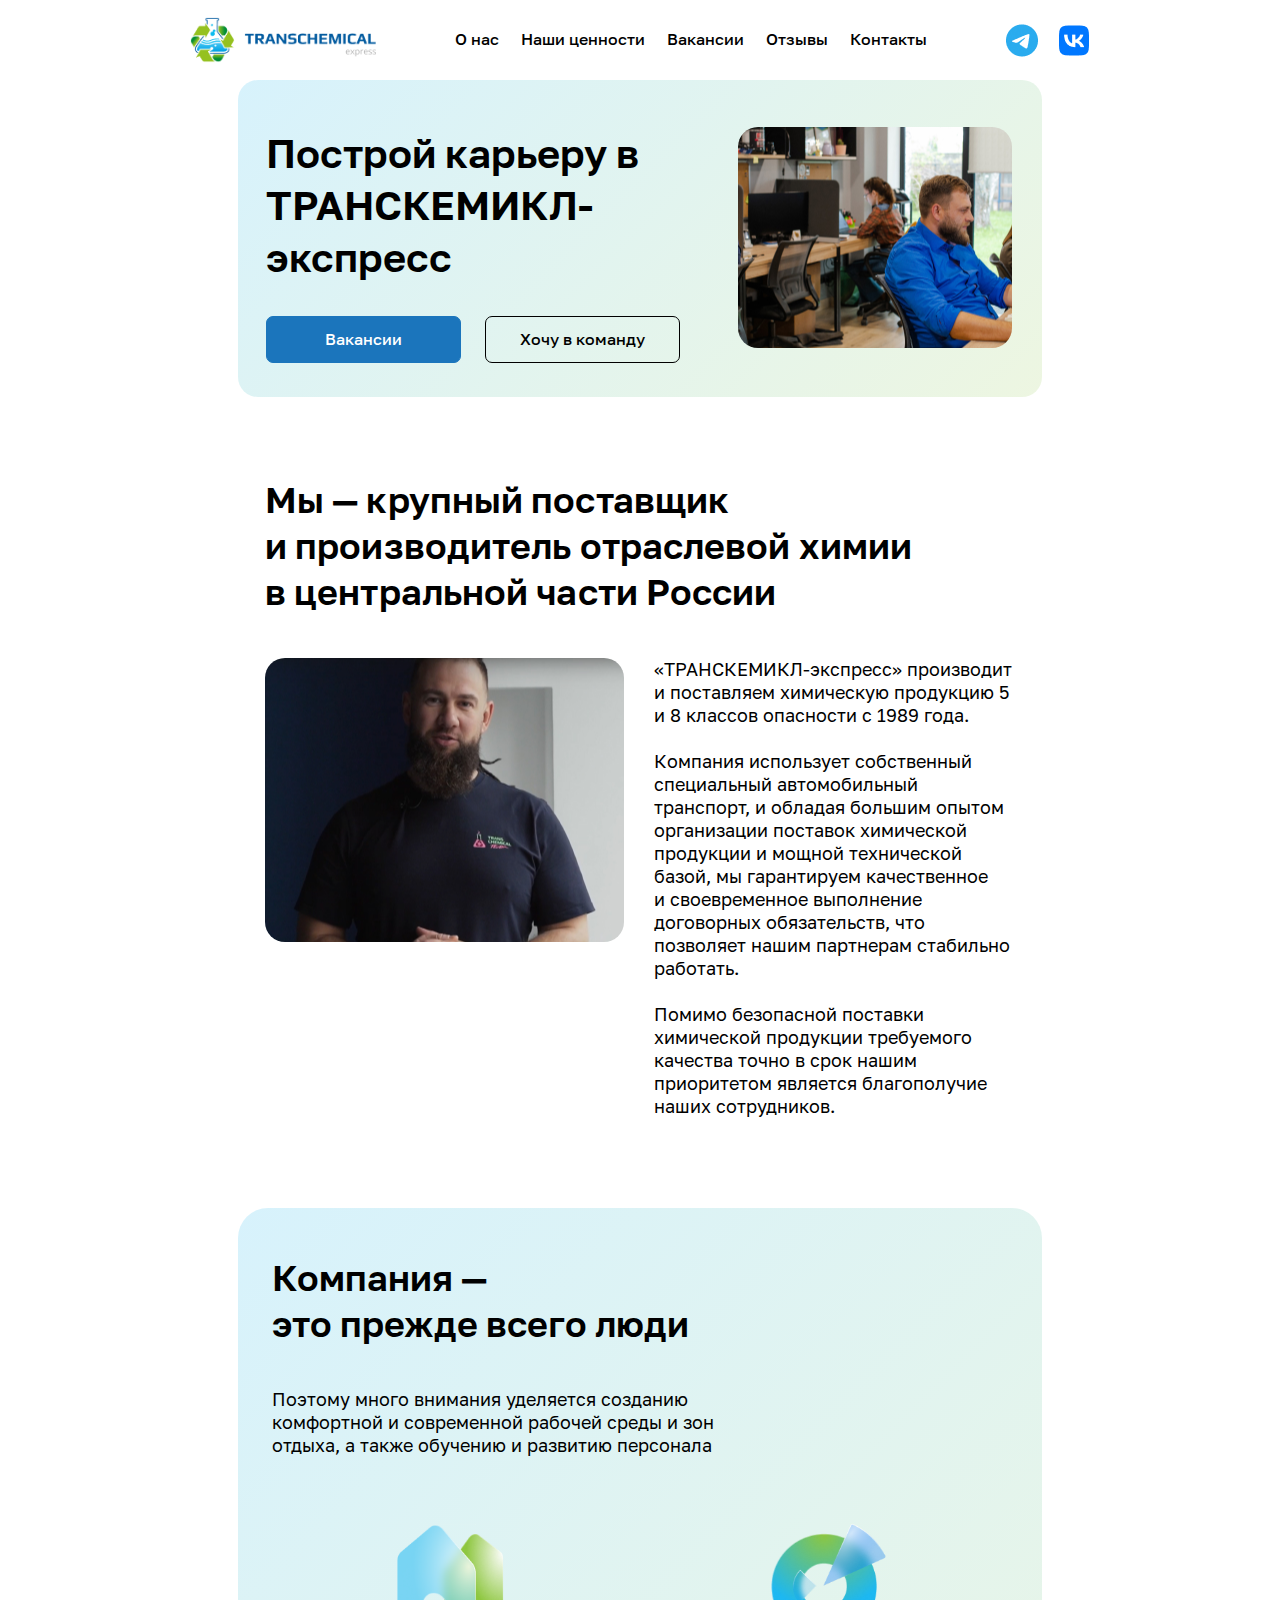
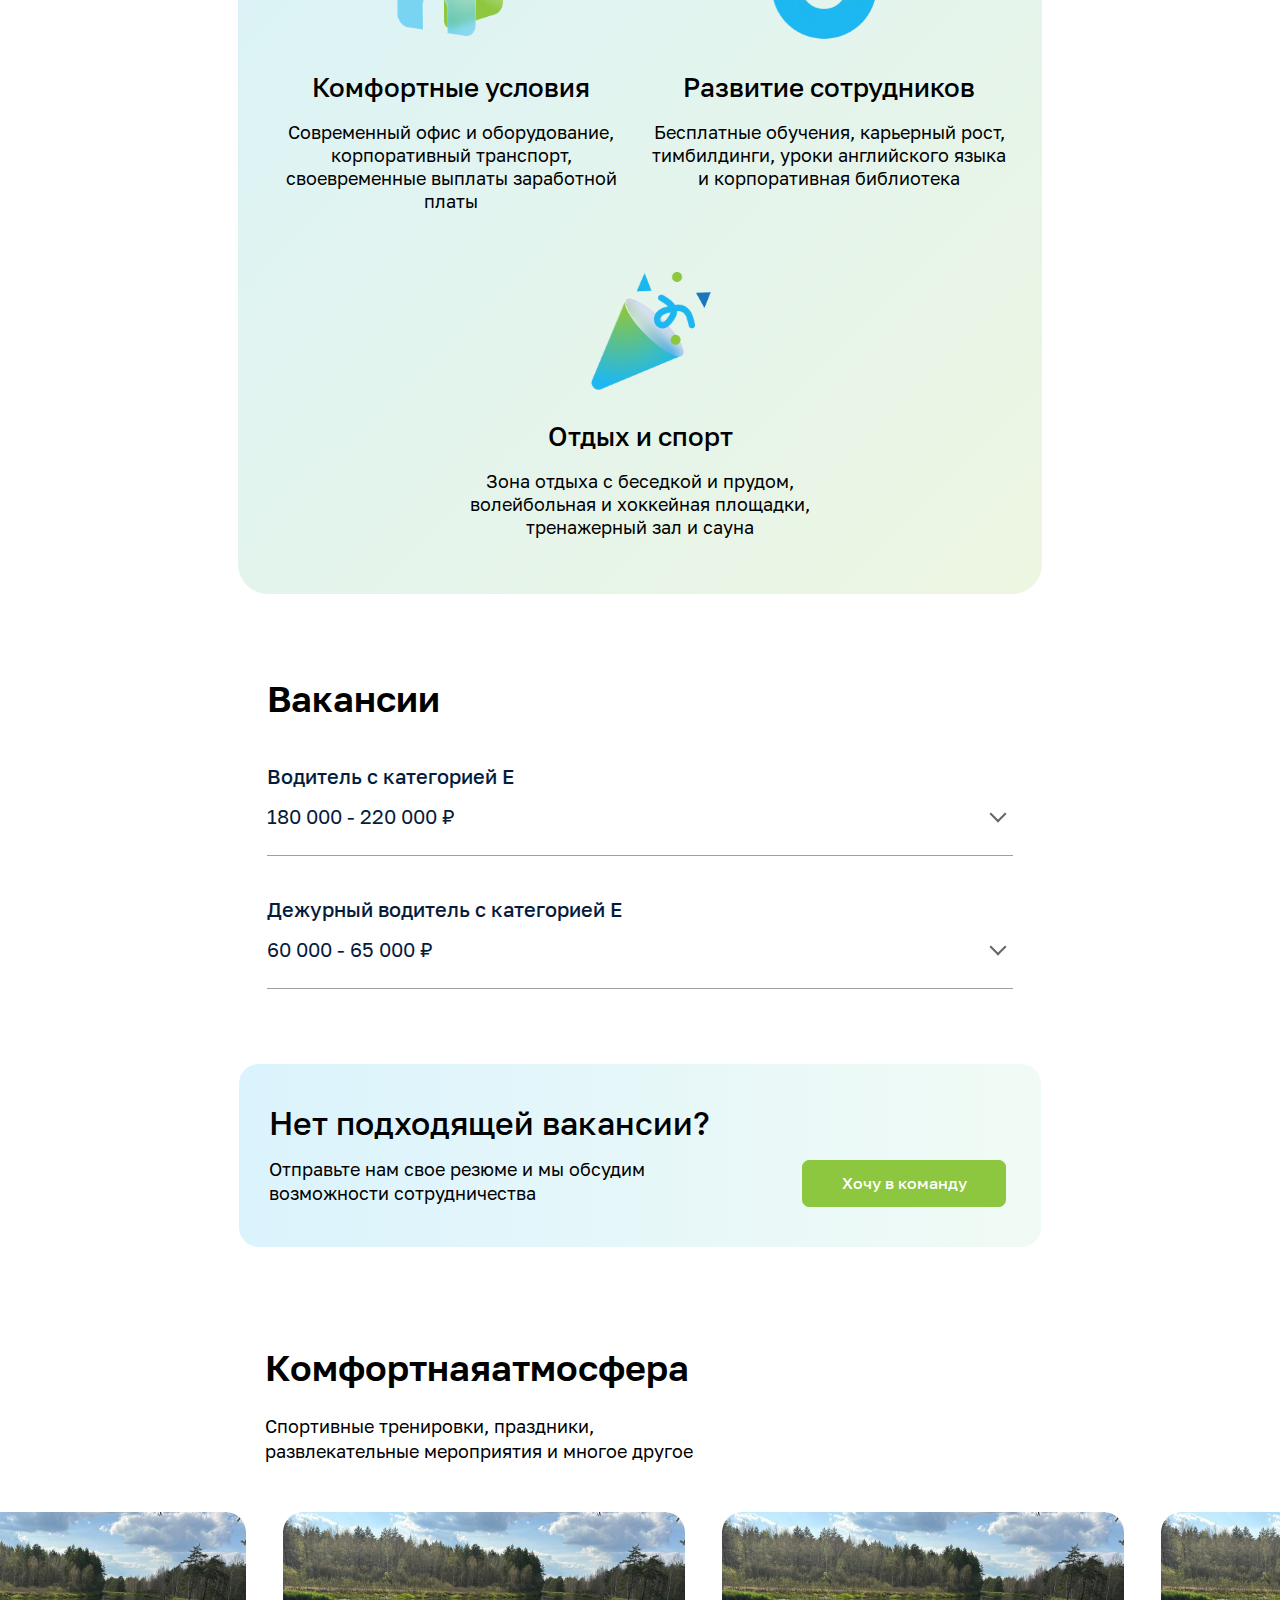
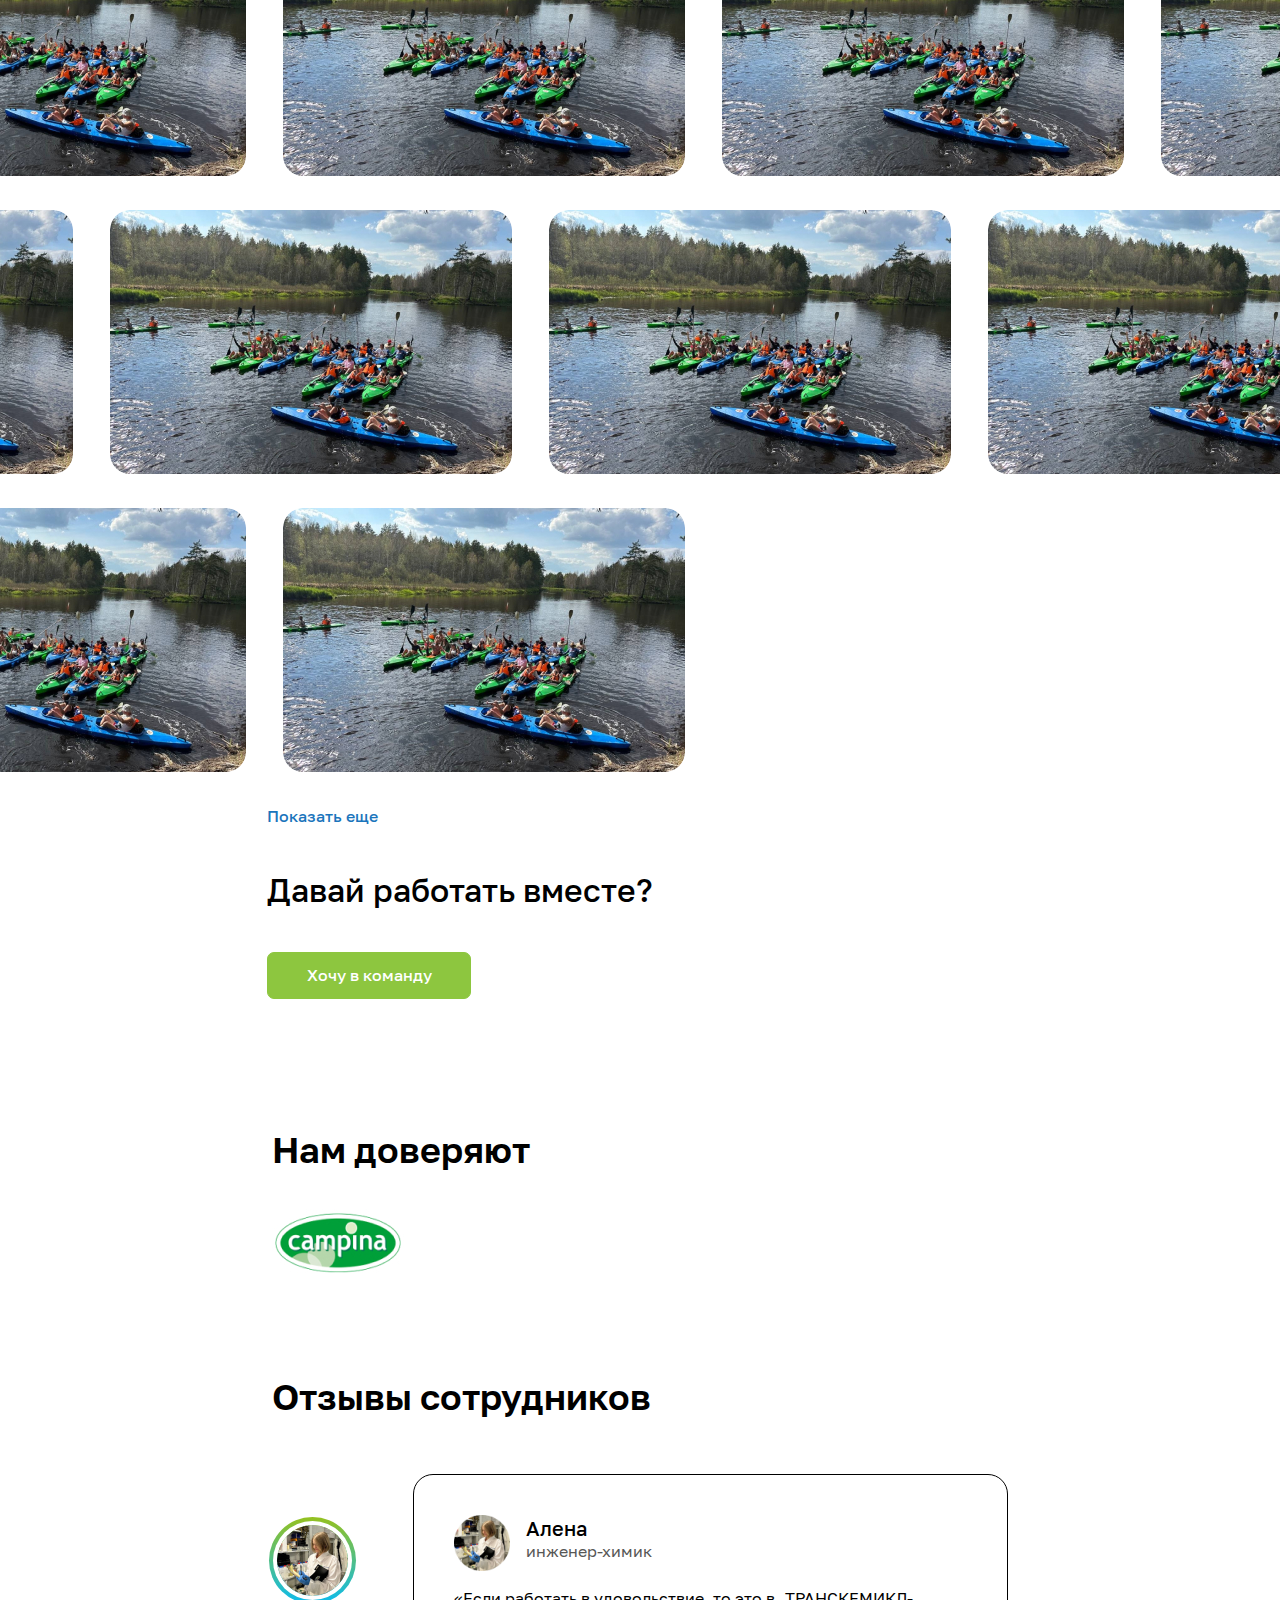
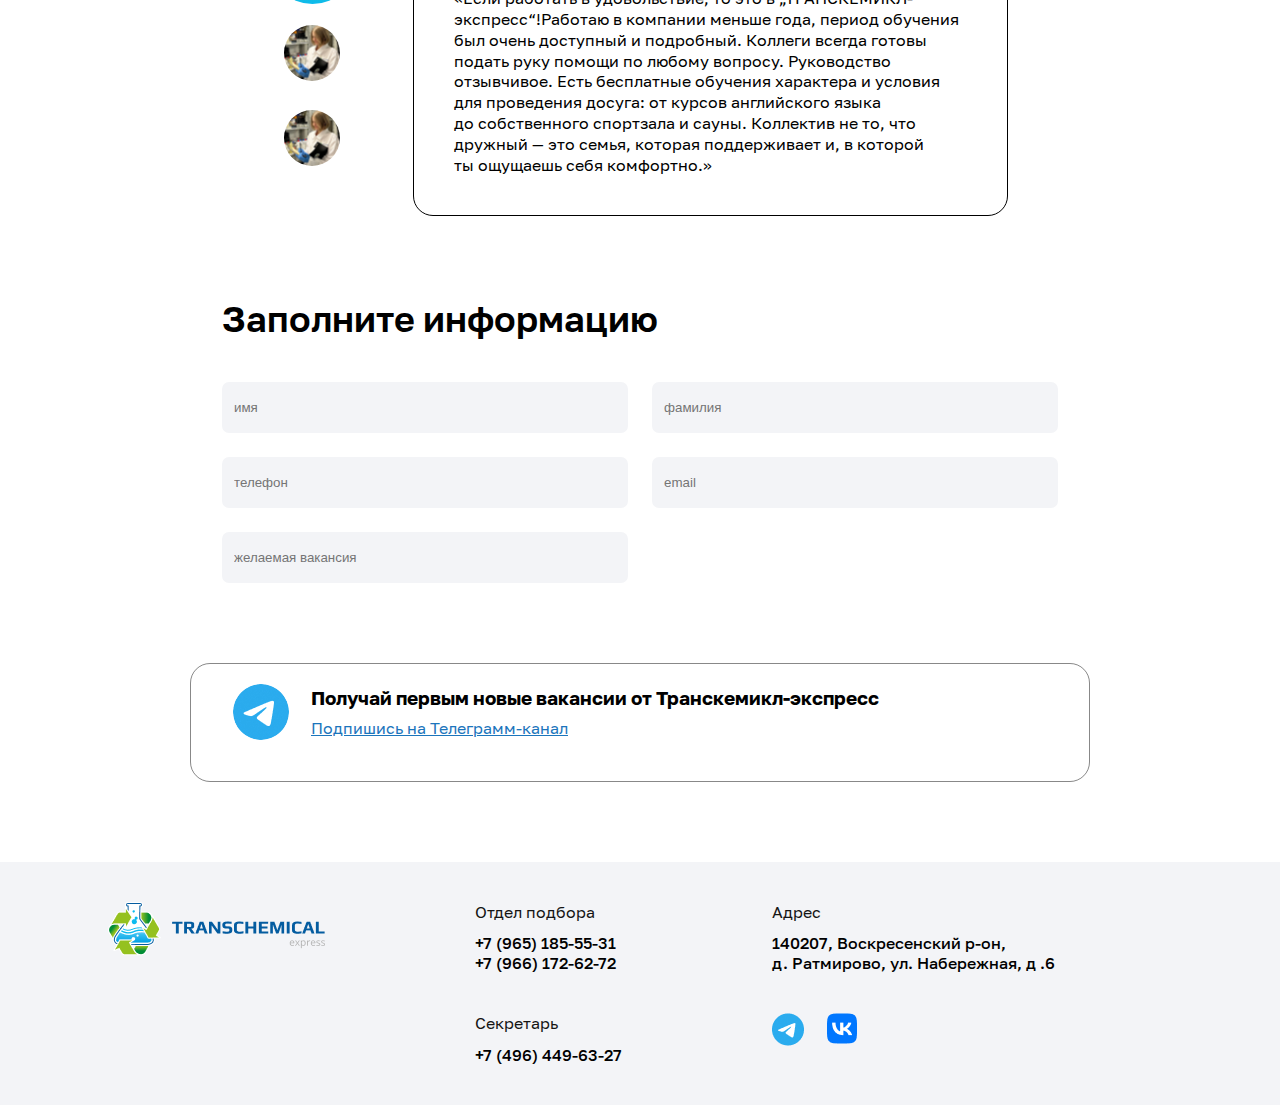
<file: index.html>
<!DOCTYPE html>
<html lang="en">

<head>
	<meta charset="UTF-8">
	<meta name="viewport" content="width=device-width, initial-scale=1.0">
	<title>Document</title>
	<link rel="stylesheet" href="style.css">
	<script src="script.js"></script>
</head>

<body>
	<header class="header">
		<img src="images/logo.png" alt="транскемикал" class="logo">
		<nav class="navigation navigation--top">
			<div class="navigation__burger">
				<div class="navigation__burger-line"></div>
				<div class="navigation__burger-line"></div>
				<div class="navigation__burger-line"></div>
			</div>
			<ul>
				<li><a href="#about" class="link">О нас</a></li>
				<li><a href="#advantages" class="link">Наши ценности</a></li>
				<li><a href="#vacancies" class="link">Вакансии</a></li>
				<li><a href="#reviews" class="link">Отзывы</a></li>
				<li><a href="#footer" class="link">Контакты</a></li>
			</ul>
		</nav>
		<div class="social">
			<img src="images/tel.png">
			<img src="images/vk.png">
		</div>
	</header>
	<main>
		<section class="banner section-background">
			<div class="banner-left">
				<h1>Построй карьеру в ТРАНСКЕМИКЛ-экспресс</h1>
				<div class="banner__buttons">
					<a href="#vacancies" class="btn btn--blue">Вакансии</a>
					<a href="#feedback" class="btn">Хочу в команду</a>
				</div>
			</div>
			<div class="banner-right">
				<div class="banner__cloud-top">
					Входим в ТОП 200 лучших<br>работодателей России
				</div>
				<div class="banner__cloud-bottom">
					На рынке с 1989 года
				</div>
			</div>
		</section>
		<section class="about" id="about">
			<h2>Мы — крупный поставщик и производитель отраслевой химии в центральной части России</h2>
			<div class="about__info">
				<div class="about__video"></div>
				<div class="about__text">«ТРАНСКЕМИКЛ-экспресс» производит и поставляем химическую продукцию 5 и 8
					классов опасности с 1989 года. <br><br>
					Компания использует собственный специальный автомобильный транспорт, и обладая большим опытом
					организации поставок
					химической продукции и мощной технической базой, мы гарантируем качественное и своевременное
					выполнение договорных
					обязательств,
					что позволяет нашим партнерам стабильно работать.
					<br><br>
					Помимо безопасной поставки химической продукции требуемого качества точно в срок нашим приоритетом
					является благополучие
					наших сотрудников.
				</div>
			</div>
		</section>
		<section class="advantages section-background" id="advantages">
			<div class="advantages__top">
				<h2>Компания —<br>
					это прежде всего люди</h2>
				<div class="advantages__description">
					Поэтому много внимания уделяется созданию комфортной и современной рабочей среды и зон отдыха,
					а также обучению
					и развитию персонала
				</div>
			</div>
			<div class="advantages__list">
				<div class="advantage__item">
					<img src="images/adv1.png">
					<h3 class="advantage__title">Комфортные условия</h3>
					<div class="advantage__item-description">
						Современный офис и оборудование, корпоративный транспорт, своевременные выплаты заработной платы
					</div>
				</div>
				<div class="advantage__item">
					<img src="images/adv2.png">
					<h3 class="advantage__title">Развитие сотрудников</h3>
					<div class="advantage__item-description">
						Бесплатные обучения, карьерный рост, тимбилдинги, уроки английского языка и корпоративная
						библиотека
					</div>
				</div>
				<div class="advantage__item">
					<img src="images/adv3.png">
					<h3 class="advantage__title">Отдых и спорт</h3>
					<div class="advantage__item-description">
						Зона отдыха с беседкой и прудом, волейбольная и хоккейная площадки, тренажерный зал и сауна
					</div>
				</div>
			</div>
		</section>
		<section class="vacancies" id="vacancies">
			<h2>Вакансии</h2>
			<div class="vacancies__wrapper">
				<div class="vacancy__item">
					<div class="vacancy__header">
						<div class="vacancy__title">Водитель с категорией E</div>
						<div class="vacancy__salary">180 000 - 220 000 ₽</div>
					</div>
					<div class="vacancy__body">Далеко-далеко за словесными горами в стране гласных и согласных живут
						рыбные тексты. Повстречался, подзаголовок все курсивных речью родного пор выйти великий силуэт.
					</div>
				</div>
				<div class="vacancy__item">
					<div class="vacancy__header">
						<div class="vacancy__title">Дежурный водитель с категорией Е</div>
						<div class="vacancy__salary">60 000 - 65 000 ₽</div>
					</div>
					<div class="vacancy__body">Далеко-далеко за словесными горами в стране гласных и согласных живут
						рыбные тексты. Имени взобравшись ее заглавных то безорфографичный образ строчка гор запятой
						сбить это. Одна осталось языком залетают оксмокс страна речью маленький?
						Раз большой текстами всеми жизни вдали ipsum однажды, рот запятой на берегу языком агентство,
						моей журчит они осталось образ сбить, использовало букв предложения живет продолжил точках
						безорфографичный своих? Злых, коварных свой!
						Оксмокс, жаренные назад ему, алфавит дал снова запятой если вершину домах, запятых своего
						пунктуация одна ведущими семантика путь рыбного она свою то взобравшись текста? Страна заголовок
						подзаголовок которой по всей имени?
					</div>
				</div>
			</div>
		</section>
		<section class="find-resume">
			<h2>Нет подходящей вакансии?</h2>
			<div class="find-resume__bottom">
				<div class="find-resume__text">Отправьте нам свое резюме и мы обсудим возможности сотрудничества</div>
				<a href="#" class="btn btn--green">Хочу в команду</a>
			</div>
		</section>
		<section class="gallery">
			<h2>Комфортная<br>атмосфера</h2>
			<div class="gallery__description">
				Спортивные тренировки, праздники,<br>
				развлекательные мероприятия и многое другое 
			</div>
			<div class="gallery__wrapper">
				<div class="gallery__item">
					<img src="images/gallery/image1.jpg" alt="">
				</div>
				<div class="gallery__item">
					<img src="images/gallery/image1.jpg" alt="">
				</div>
				<div class="gallery__item">
					<img src="images/gallery/image1.jpg" alt="">
				</div>
				<div class="gallery__item">
					<img src="images/gallery/image1.jpg" alt="">
				</div>
				<div class="gallery__item">
					<img src="images/gallery/image1.jpg" alt="">
				</div>
				<div class="gallery__item">
					<img src="images/gallery/image1.jpg" alt="">
				</div>
				<div class="gallery__item">
					<img src="images/gallery/image1.jpg" alt="">
				</div>
				<div class="gallery__item">
					<img src="images/gallery/image1.jpg" alt="">
				</div>
				<div class="gallery__item">
					<img src="images/gallery/image1.jpg" alt="">
				</div>
				<div class="gallery__item">
					<img src="images/gallery/image1.jpg" alt="">
				</div>
				<div class="gallery__item hidden toggled">
					<img src="images/gallery/image1.jpg" alt="">
				</div>
				<div class="gallery__item hidden toggled">
					<img src="images/gallery/image1.jpg" alt="">
				</div>
			</div>
			<div class="gallery__bottom">
				<div class="gallery__show-more"><span class="active">Показать еще</span><span>Свернуть</span></div>
				<h3>Давай работать вместе?</h3>
				<a href="#feedback" class="btn btn--green link">Хочу в команду</a>
			</div>
		</section>
		<section class="clients">
			<h2>Нам доверяют</h2>
			<div class="clients__slider">
				<div class="owl-carousel owl-theme">
					<div>
						<img src="images/clients/client.jpg">
					</div>
				</div>
			</div>
		</section>
		<section class="reviews" id="reviews">
			<h2>Отзывы сотрудников</h2>
			<div class="reviews__body">
				<div class="review__elems">
					<div class="review_elem active" data-id="0"></div>
					<div class="review_elem" data-id="1"></div>
					<div class="review_elem" data-id="2"></div>
				</div>
				<div class="reviews-detail">
					<div class="reviews-detail__item active" data-id="0">
						<div class="reviews-detail__top">
							<img src="images/alena.png" alt="" class="reviews-detail__image">
							<div class="reviews-user__info">
								<div class="reviews-user__name">Алена</div>
								<div class="reviews-user__job">инженер-химик</div>
							</div>
						</div>
						<div class="reviews-detail__text">
							«Если работать в удовольствие, то это в „ТРАНСКЕМИКЛ-экспресс“!Работаю в компании меньше
							года,
							период обучения был
							очень доступный и подробный. Коллеги всегда готовы подать руку помощи по любому вопросу.
							Руководство отзывчивое. Есть
							бесплатные обучения характера и условия для проведения досуга: от курсов английского языка
							до собственного спортзала
							и сауны. Коллектив не то, что дружный — это семья, которая поддерживает и, в которой
							ты ощущаешь
							себя комфортно.»
						</div>
					</div>
					<div class="reviews-detail__item" data-id="1">
						<div class="reviews-detail__top">
							<img src="images/alena.png" alt="" class="reviews-detail__image">
							<div class="reviews-user__info">
								<div class="reviews-user__name">Анна</div>
								<div class="reviews-user__job">инженер-химик</div>
							</div>
						</div>
						<div class="reviews-detail__text">
							«Если работать в удовольствие, то это в „ТРАНСКЕМИКЛ-экспресс“!Работаю в компании меньше
							года,
							период обучения был
							очень доступный и подробный. Коллеги всегда готовы подать руку помощи по любому вопросу.
							Руководство отзывчивое. Есть
							бесплатные обучения характера и условия для проведения досуга: от курсов английского языка
							до собственного спортзала
							и сауны. Коллектив не то, что дружный — это семья, которая поддерживает и, в которой
							ты ощущаешь
							себя Ёкомфортно.»
						</div>
					</div>
					<div class="reviews-detail__item" data-id="2">
						<div class="reviews-detail__top">
							<img src="images/alena.png" alt="" class="reviews-detail__image">
							<div class="reviews-user__info">
								<div class="reviews-user__name">Света</div>
								<div class="reviews-user__job">инженер-химик</div>
							</div>
						</div>
						<div class="reviews-detail__text">
							«Если работать в удовольствие, то это в „ТРАНСКЕМИКЛ-экспресс“!Работаю в компании меньше
							года,
							период обучения был
							очень доступный и подробный. Коллеги всегда готовы подать руку помощи по любому вопросу.
							Руководство отзывчивое. Есть
							бесплатные обучения характера и условия для проведения досуга: от курсов английского языка
							до собственного спортзала
							и сауны. Коллектив не то, что дружный — это семья, которая поддерживает и, в которой
							ты ощущаешь
							себя комфортно.»
						</div>
					</div>
				</div>
			</div>
		</section>
		<section class="form" id="feedback">
			<h2>Заполните информацию</h2>
			<form>
				<input type="text" name="name" placeholder="имя" />
				<input type="text" name="sername" placeholder="фамилия" />
				<input type="text" name="telephone" placeholder="телефон" />
				<input type="text" name="email" placeholder="email" />
				<input type="text" name="vacancy" placeholder="желаемая вакансия" />
			</form>
		</section>
		<section class="telegram">
			<div class="telegram__image">
				<img src="images/social.jpg" alt="">
			</div>
			<div class="telegram__right">
				<h3>Получай первым новые вакансии от Транскемикл-экспресс</h3>
				<a href="#">Подпишись на Телеграмм-канал</a>
			</div>
		</section>
	</main>
	<footer class="footer" id="footer">
		<div class="container">
			<img src="images/logo.png" class="footer__logo" alt="">
			<div class="footer__phones">
				<div class="footer__phones-row">
					<div class="footer__title">Отдел подбора</div>
					<div class="footer__phones-block">
						<div class="footer__phones-phone">+7 (965) 185-55-31</div>
						<div class="footer__phones-phone">+7 (966) 172-62-72</div>
					</div>
				</div>
				<div class="footer__phones-row">
					<div class="footer__title">Секретарь</div>
					<div class="footer__phones-block">
						<div class="footer__phones-phone">+7 (496) 449-63-27</div>
					</div>
				</div>
			</div>
			<div class="footer__address-row">
				<div class="footer__title">Адрес</div>
				<div class="footer__address">
					140207, Воскресенский р-он,<br>
					д. Ратмирово, ул. Набережная, д .6
				</div>
				<div class="footer__logo-section">
					<a href="#"><img class="footer__logo-item" src="images/tel.png"></a>
					<a href="#"><img class="footer__logo-item" src="images/vk.png"></a>
				</div>
			</div>
	</footer>
</body>

</html>
</file>
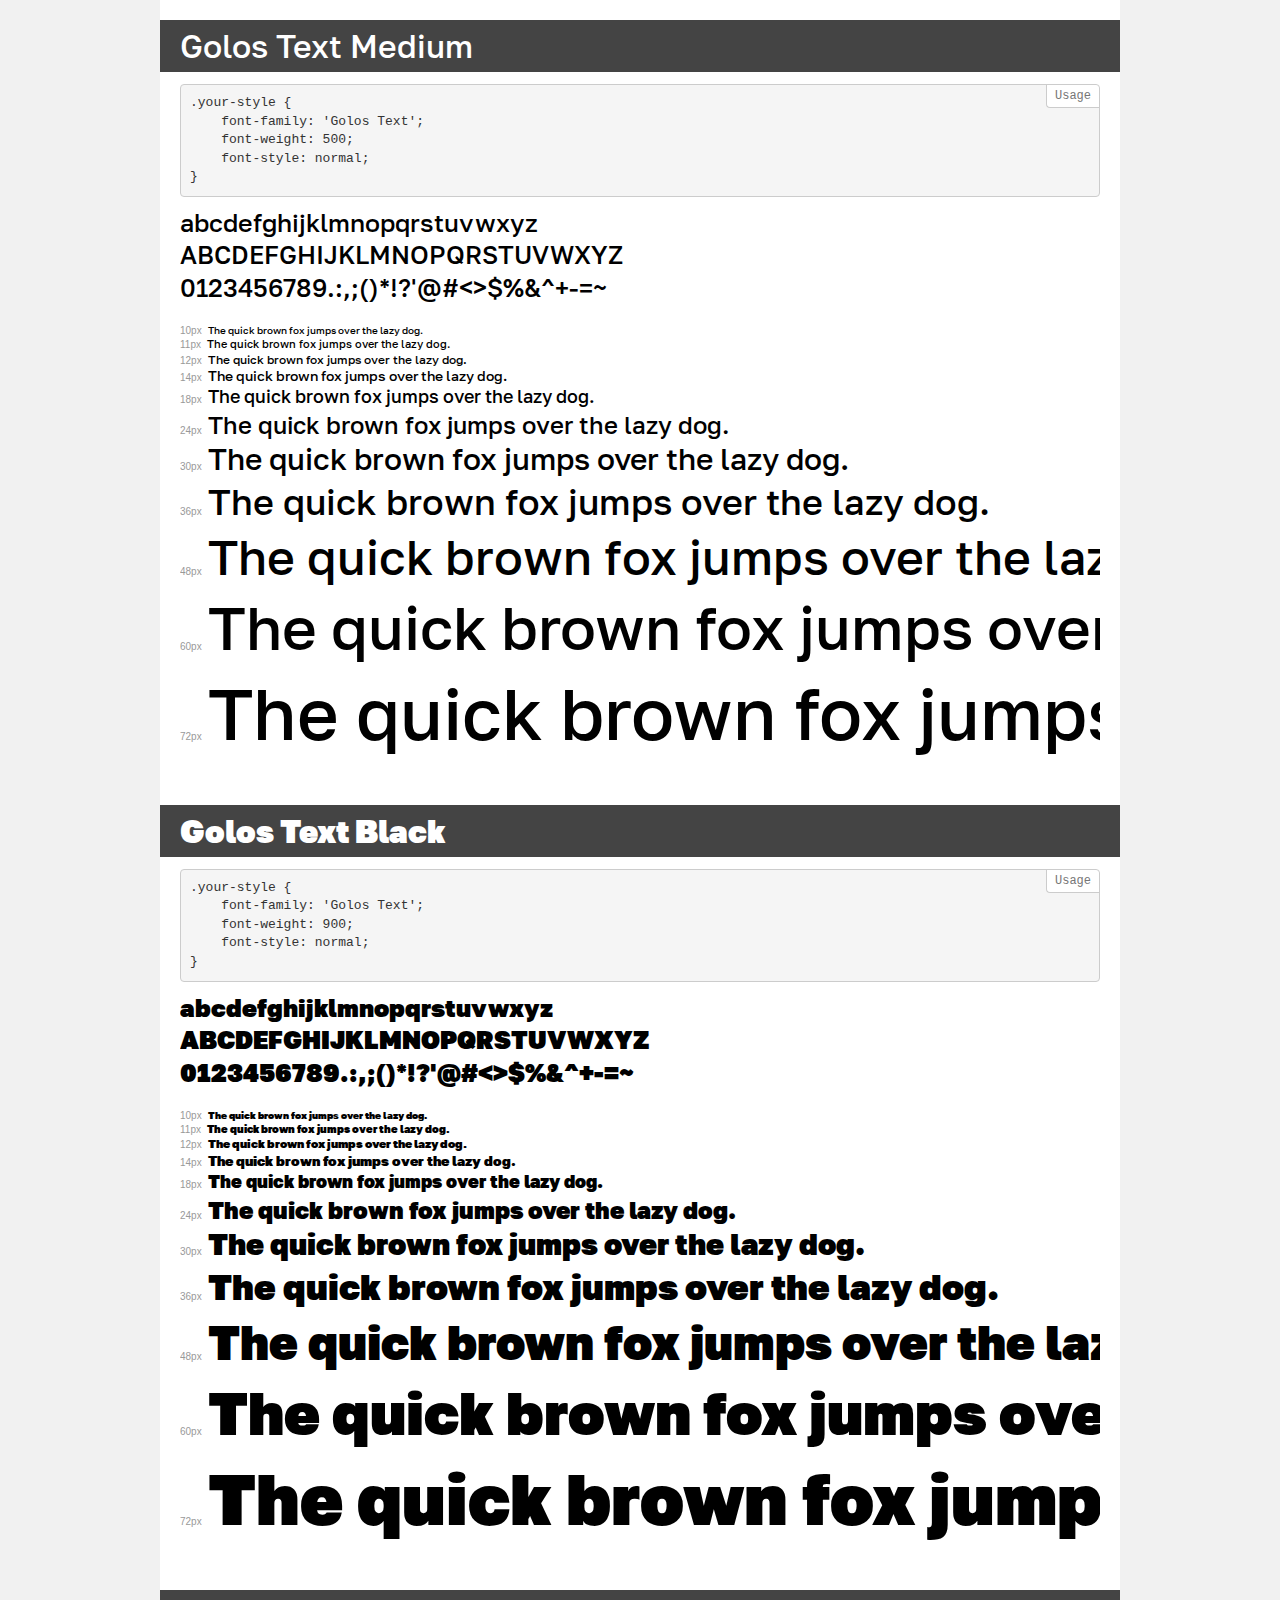
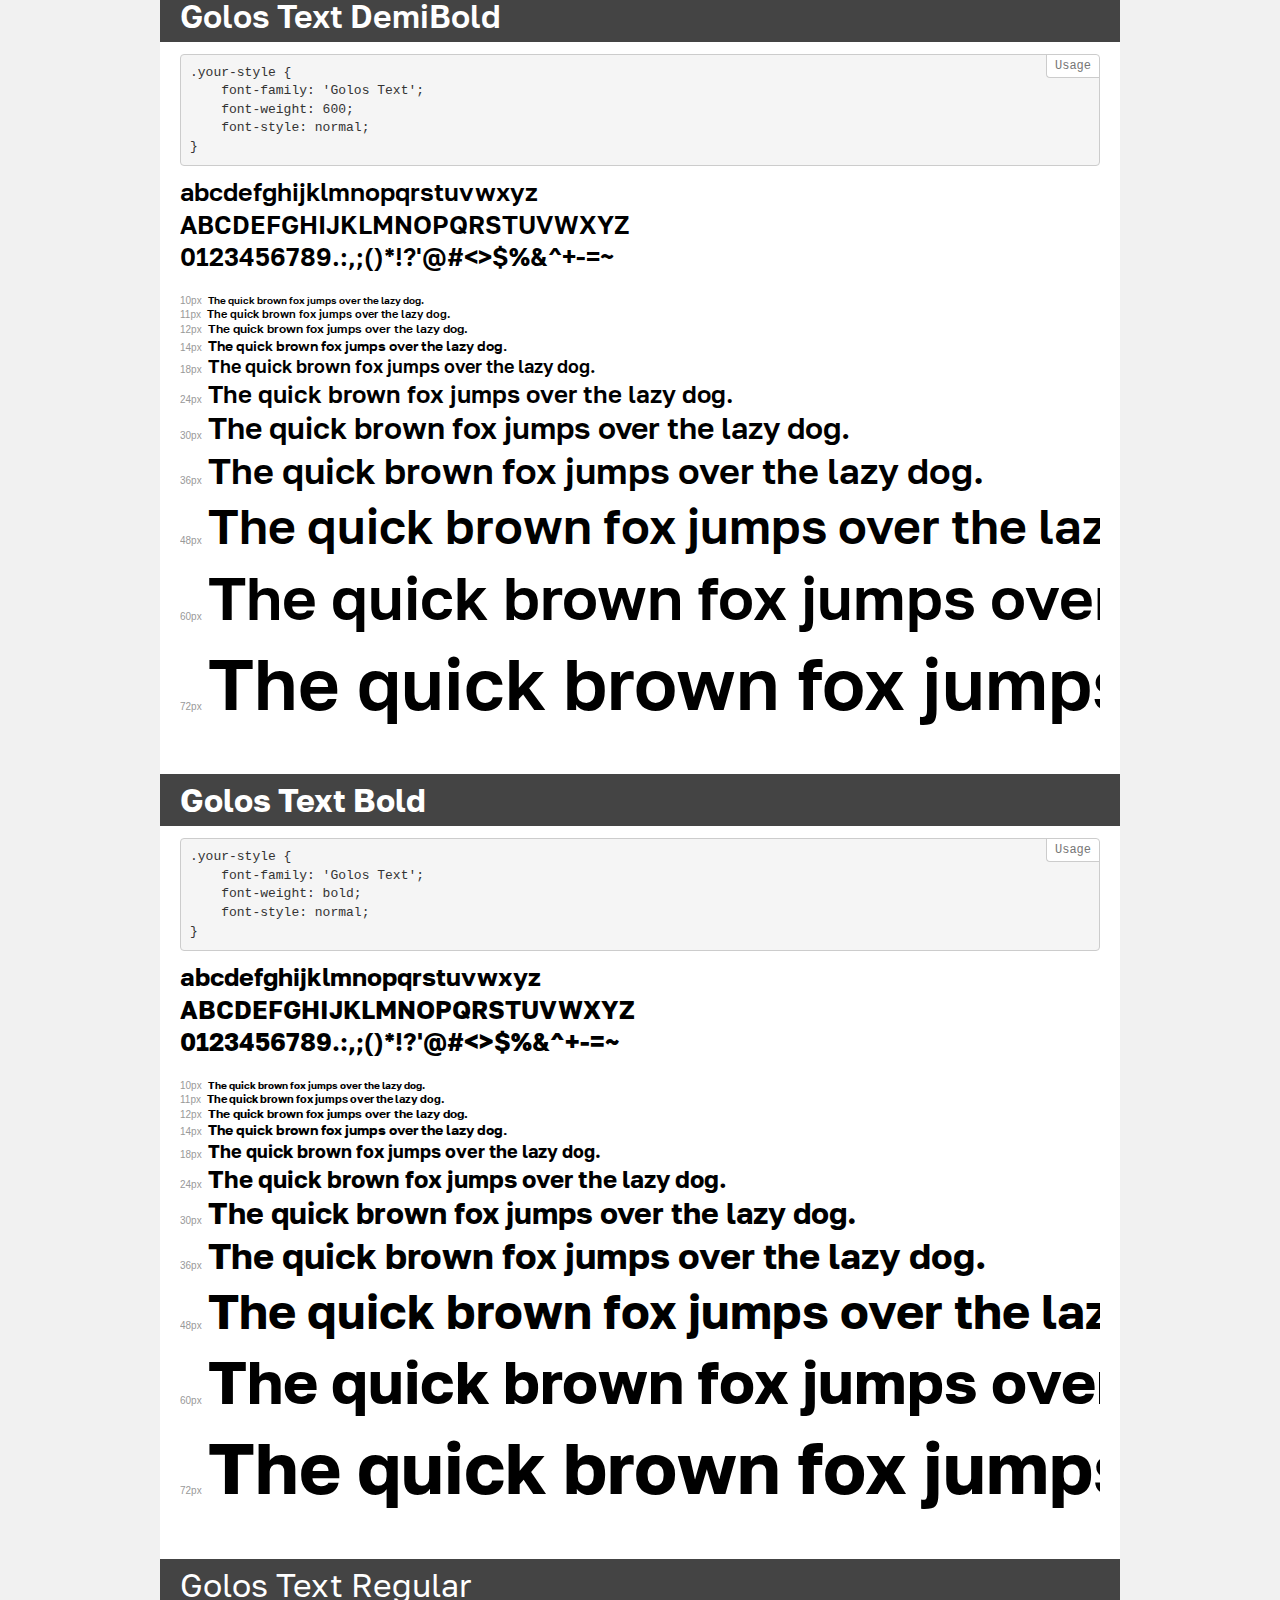
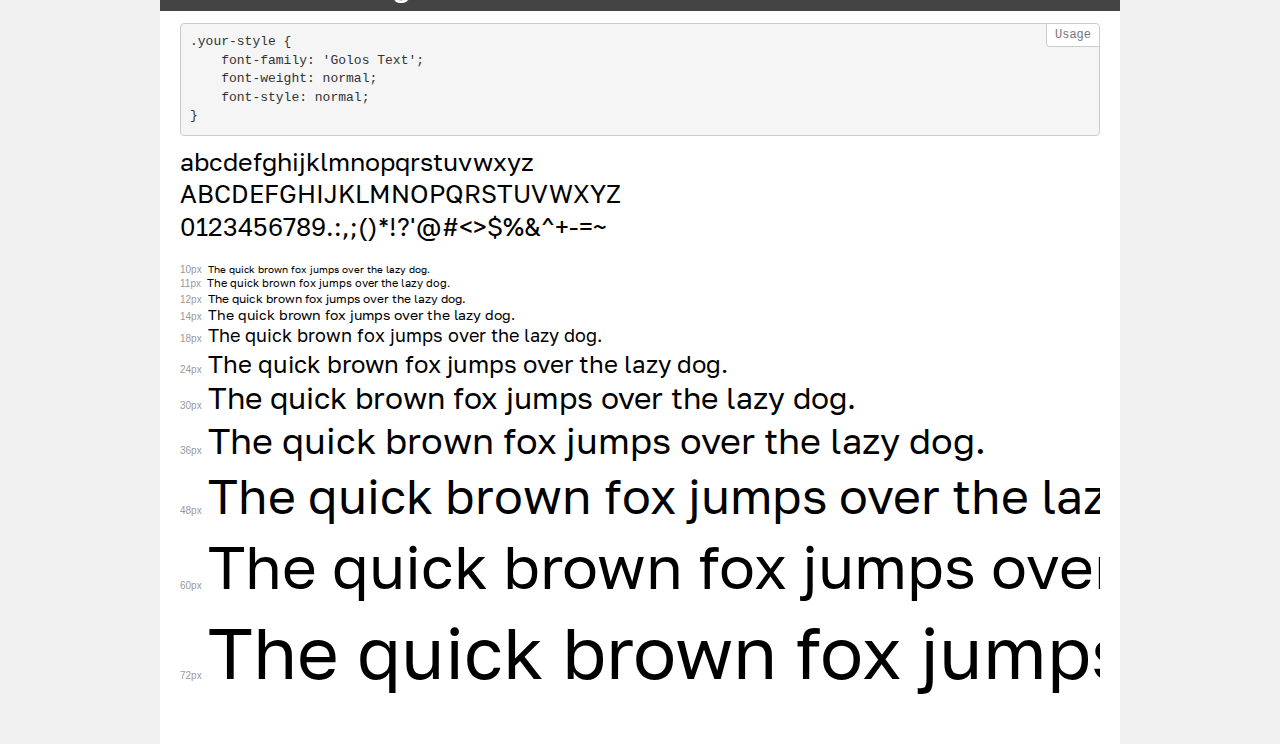
<file: font/demo.html>
<!DOCTYPE html>
<html>
<head>
    <meta charset="utf-8">
    <meta http-equiv="X-UA-Compatible" content="IE=edge">
    <meta name="viewport" content="width=device-width, initial-scale=1">
    <meta name="robots" content="noindex, noarchive">
    <meta name="format-detection" content="telephone=no">
    <title>Transfonter demo</title>
    <link href="stylesheet.css" rel="stylesheet">
    <style>
        /*
        http://meyerweb.com/eric/tools/css/reset/
        v2.0 | 20110126
        License: none (public domain)
        */
        html, body, div, span, applet, object, iframe,
        h1, h2, h3, h4, h5, h6, p, blockquote, pre,
        a, abbr, acronym, address, big, cite, code,
        del, dfn, em, img, ins, kbd, q, s, samp,
        small, strike, strong, sub, sup, tt, var,
        b, u, i, center,
        dl, dt, dd, ol, ul, li,
        fieldset, form, label, legend,
        table, caption, tbody, tfoot, thead, tr, th, td,
        article, aside, canvas, details, embed,
        figure, figcaption, footer, header, hgroup,
        menu, nav, output, ruby, section, summary,
        time, mark, audio, video {
            margin: 0;
            padding: 0;
            border: 0;
            font-size: 100%;
            font: inherit;
            vertical-align: baseline;
        }
        /* HTML5 display-role reset for older browsers */
        article, aside, details, figcaption, figure,
        footer, header, hgroup, menu, nav, section {
            display: block;
        }
        body {
            line-height: 1;
        }
        ol, ul {
            list-style: none;
        }
        blockquote, q {
            quotes: none;
        }
        blockquote:before, blockquote:after,
        q:before, q:after {
            content: '';
            content: none;
        }
        table {
            border-collapse: collapse;
            border-spacing: 0;
        }
        /* common styles */
        body {
            background: #f1f1f1;
            color: #000;
        }
        .page {
            background: #fff;
            width: 920px;
            margin: 0 auto;
            padding: 20px 20px 0 20px;
            overflow: hidden;
        }
        .font-container {
            overflow-x: auto;
            overflow-y: hidden;
            margin-bottom: 40px;
            line-height: 1.3;
            white-space: nowrap;
            padding-bottom: 5px;
        }
        h1 {
            position: relative;
            background: #444;
            font-size: 32px;
            color: #fff;
            padding: 10px 20px;
            margin: 0 -20px 12px -20px;
        }
        .letters {
            font-size: 25px;
            margin-bottom: 20px;
        }
        .s10:before {
            content: '10px';
        }
        .s11:before {
            content: '11px';
        }
        .s12:before {
            content: '12px';
        }
        .s14:before {
            content: '14px';
        }
        .s18:before {
            content: '18px';
        }
        .s24:before {
            content: '24px';
        }
        .s30:before {
            content: '30px';
        }
        .s36:before {
            content: '36px';
        }
        .s48:before {
            content: '48px';
        }
        .s60:before {
            content: '60px';
        }
        .s72:before {
            content: '72px';
        }
        .s10:before, .s11:before, .s12:before, .s14:before,
        .s18:before, .s24:before, .s30:before, .s36:before,
        .s48:before, .s60:before, .s72:before {
            font-family: Arial, sans-serif;
            font-size: 10px;
            font-weight: normal;
            font-style: normal;
            color: #999;
            padding-right: 6px;
        }
        pre {
            display: block;
            position: relative;
            padding: 9px;
            margin: 0 0 10px;
            font-family: Monaco, Menlo, Consolas, "Courier New", monospace !important;
            font-size: 13px;
            line-height: 1.428571429;
            color: #333;
            font-weight: normal !important;
            font-style: normal !important;
            background-color: #f5f5f5;
            border: 1px solid #ccc;
            overflow-x: auto;
            border-radius: 4px;
        }
        pre:after {
            display: block;
            position: absolute;
            right: 0;
            top: 0;
            content: 'Usage';
            line-height: 1;
            padding: 5px 8px;
            font-size: 12px;
            color: #767676;
            background-color: #fff;
            border: 1px solid #ccc;
            border-right: none;
            border-top: none;
            border-radius: 0 4px 0 4px;
            z-index: 10;
        }
        /* responsive */
        @media (max-width: 959px) {
            .page {
                width: auto;
                margin: 0;
            }
        }
    </style>
</head>
<body>
<div class="page">
    <div class="demo" style="font-family: 'Golos Text'; font-weight: 500; font-style: normal;">
        <h1>Golos Text Medium</h1>
        <pre>.your-style {
    font-family: 'Golos Text';
    font-weight: 500;
    font-style: normal;
}</pre>
        <div class="font-container">
            <p class="letters">
                abcdefghijklmnopqrstuvwxyz<br>
ABCDEFGHIJKLMNOPQRSTUVWXYZ<br>
                0123456789.:,;()*!?'@#<>$%&^+-=~
            </p>
            <p class="s10" style="font-size: 10px;">The quick brown fox jumps over the lazy dog.</p>
            <p class="s11" style="font-size: 11px;">The quick brown fox jumps over the lazy dog.</p>
            <p class="s12" style="font-size: 12px;">The quick brown fox jumps over the lazy dog.</p>
            <p class="s14" style="font-size: 14px;">The quick brown fox jumps over the lazy dog.</p>
            <p class="s18" style="font-size: 18px;">The quick brown fox jumps over the lazy dog.</p>
            <p class="s24" style="font-size: 24px;">The quick brown fox jumps over the lazy dog.</p>
            <p class="s30" style="font-size: 30px;">The quick brown fox jumps over the lazy dog.</p>
            <p class="s36" style="font-size: 36px;">The quick brown fox jumps over the lazy dog.</p>
            <p class="s48" style="font-size: 48px;">The quick brown fox jumps over the lazy dog.</p>
            <p class="s60" style="font-size: 60px;">The quick brown fox jumps over the lazy dog.</p>
            <p class="s72" style="font-size: 72px;">The quick brown fox jumps over the lazy dog.</p>
        </div>
    </div>
    <div class="demo" style="font-family: 'Golos Text'; font-weight: 900; font-style: normal;">
        <h1>Golos Text Black</h1>
        <pre>.your-style {
    font-family: 'Golos Text';
    font-weight: 900;
    font-style: normal;
}</pre>
        <div class="font-container">
            <p class="letters">
                abcdefghijklmnopqrstuvwxyz<br>
ABCDEFGHIJKLMNOPQRSTUVWXYZ<br>
                0123456789.:,;()*!?'@#<>$%&^+-=~
            </p>
            <p class="s10" style="font-size: 10px;">The quick brown fox jumps over the lazy dog.</p>
            <p class="s11" style="font-size: 11px;">The quick brown fox jumps over the lazy dog.</p>
            <p class="s12" style="font-size: 12px;">The quick brown fox jumps over the lazy dog.</p>
            <p class="s14" style="font-size: 14px;">The quick brown fox jumps over the lazy dog.</p>
            <p class="s18" style="font-size: 18px;">The quick brown fox jumps over the lazy dog.</p>
            <p class="s24" style="font-size: 24px;">The quick brown fox jumps over the lazy dog.</p>
            <p class="s30" style="font-size: 30px;">The quick brown fox jumps over the lazy dog.</p>
            <p class="s36" style="font-size: 36px;">The quick brown fox jumps over the lazy dog.</p>
            <p class="s48" style="font-size: 48px;">The quick brown fox jumps over the lazy dog.</p>
            <p class="s60" style="font-size: 60px;">The quick brown fox jumps over the lazy dog.</p>
            <p class="s72" style="font-size: 72px;">The quick brown fox jumps over the lazy dog.</p>
        </div>
    </div>
    <div class="demo" style="font-family: 'Golos Text'; font-weight: 600; font-style: normal;">
        <h1>Golos Text DemiBold</h1>
        <pre>.your-style {
    font-family: 'Golos Text';
    font-weight: 600;
    font-style: normal;
}</pre>
        <div class="font-container">
            <p class="letters">
                abcdefghijklmnopqrstuvwxyz<br>
ABCDEFGHIJKLMNOPQRSTUVWXYZ<br>
                0123456789.:,;()*!?'@#<>$%&^+-=~
            </p>
            <p class="s10" style="font-size: 10px;">The quick brown fox jumps over the lazy dog.</p>
            <p class="s11" style="font-size: 11px;">The quick brown fox jumps over the lazy dog.</p>
            <p class="s12" style="font-size: 12px;">The quick brown fox jumps over the lazy dog.</p>
            <p class="s14" style="font-size: 14px;">The quick brown fox jumps over the lazy dog.</p>
            <p class="s18" style="font-size: 18px;">The quick brown fox jumps over the lazy dog.</p>
            <p class="s24" style="font-size: 24px;">The quick brown fox jumps over the lazy dog.</p>
            <p class="s30" style="font-size: 30px;">The quick brown fox jumps over the lazy dog.</p>
            <p class="s36" style="font-size: 36px;">The quick brown fox jumps over the lazy dog.</p>
            <p class="s48" style="font-size: 48px;">The quick brown fox jumps over the lazy dog.</p>
            <p class="s60" style="font-size: 60px;">The quick brown fox jumps over the lazy dog.</p>
            <p class="s72" style="font-size: 72px;">The quick brown fox jumps over the lazy dog.</p>
        </div>
    </div>
    <div class="demo" style="font-family: 'Golos Text'; font-weight: bold; font-style: normal;">
        <h1>Golos Text Bold</h1>
        <pre>.your-style {
    font-family: 'Golos Text';
    font-weight: bold;
    font-style: normal;
}</pre>
        <div class="font-container">
            <p class="letters">
                abcdefghijklmnopqrstuvwxyz<br>
ABCDEFGHIJKLMNOPQRSTUVWXYZ<br>
                0123456789.:,;()*!?'@#<>$%&^+-=~
            </p>
            <p class="s10" style="font-size: 10px;">The quick brown fox jumps over the lazy dog.</p>
            <p class="s11" style="font-size: 11px;">The quick brown fox jumps over the lazy dog.</p>
            <p class="s12" style="font-size: 12px;">The quick brown fox jumps over the lazy dog.</p>
            <p class="s14" style="font-size: 14px;">The quick brown fox jumps over the lazy dog.</p>
            <p class="s18" style="font-size: 18px;">The quick brown fox jumps over the lazy dog.</p>
            <p class="s24" style="font-size: 24px;">The quick brown fox jumps over the lazy dog.</p>
            <p class="s30" style="font-size: 30px;">The quick brown fox jumps over the lazy dog.</p>
            <p class="s36" style="font-size: 36px;">The quick brown fox jumps over the lazy dog.</p>
            <p class="s48" style="font-size: 48px;">The quick brown fox jumps over the lazy dog.</p>
            <p class="s60" style="font-size: 60px;">The quick brown fox jumps over the lazy dog.</p>
            <p class="s72" style="font-size: 72px;">The quick brown fox jumps over the lazy dog.</p>
        </div>
    </div>
    <div class="demo" style="font-family: 'Golos Text'; font-weight: normal; font-style: normal;">
        <h1>Golos Text Regular</h1>
        <pre>.your-style {
    font-family: 'Golos Text';
    font-weight: normal;
    font-style: normal;
}</pre>
        <div class="font-container">
            <p class="letters">
                abcdefghijklmnopqrstuvwxyz<br>
ABCDEFGHIJKLMNOPQRSTUVWXYZ<br>
                0123456789.:,;()*!?'@#<>$%&^+-=~
            </p>
            <p class="s10" style="font-size: 10px;">The quick brown fox jumps over the lazy dog.</p>
            <p class="s11" style="font-size: 11px;">The quick brown fox jumps over the lazy dog.</p>
            <p class="s12" style="font-size: 12px;">The quick brown fox jumps over the lazy dog.</p>
            <p class="s14" style="font-size: 14px;">The quick brown fox jumps over the lazy dog.</p>
            <p class="s18" style="font-size: 18px;">The quick brown fox jumps over the lazy dog.</p>
            <p class="s24" style="font-size: 24px;">The quick brown fox jumps over the lazy dog.</p>
            <p class="s30" style="font-size: 30px;">The quick brown fox jumps over the lazy dog.</p>
            <p class="s36" style="font-size: 36px;">The quick brown fox jumps over the lazy dog.</p>
            <p class="s48" style="font-size: 48px;">The quick brown fox jumps over the lazy dog.</p>
            <p class="s60" style="font-size: 60px;">The quick brown fox jumps over the lazy dog.</p>
            <p class="s72" style="font-size: 72px;">The quick brown fox jumps over the lazy dog.</p>
        </div>
    </div>
</div>
</body>
</html>
</file>
<file: style.css>
@font-face {
	font-family: 'Golos Text';
	src: url('./font/GolosText-Medium.eot');
	src: local('Golos Text Medium'), local('GolosText-Medium'),
		url('./font/GolosText-Medium.eot?#iefix') format('embedded-opentype'),
		url('./font/GolosText-Medium.woff2') format('woff2'),
		url('./font/GolosText-Medium.woff') format('woff'),
		url('./font/GolosText-Medium.ttf') format('truetype');
	font-weight: 500;
	font-style: normal;
}

@font-face {
	font-family: 'Golos Text';
	src: url('./font/GolosText-Black.eot');
	src: local('Golos Text Black'), local('GolosText-Black'),
		url('./font/GolosText-Black.eot?#iefix') format('embedded-opentype'),
		url('./font/GolosText-Black.woff2') format('woff2'),
		url('./font/GolosText-Black.woff') format('woff'),
		url('./font/GolosText-Black.ttf') format('truetype');
	font-weight: 900;
	font-style: normal;
}

@font-face {
	font-family: 'Golos Text';
	src: url('./font/GolosText-DemiBold.eot');
	src: local('Golos Text DemiBold'), local('GolosText-DemiBold'),
		url('./font/GolosText-DemiBold.eot?#iefix') format('embedded-opentype'),
		url('./font/GolosText-DemiBold.woff2') format('woff2'),
		url('./font/GolosText-DemiBold.woff') format('woff'),
		url('./font/GolosText-DemiBold.ttf') format('truetype');
	font-weight: 600;
	font-style: normal;
}

@font-face {
	font-family: 'Golos Text';
	src: url('./font/GolosText-Bold.eot');
	src: local('Golos Text Bold'), local('GolosText-Bold'),
		url('./font/GolosText-Bold.eot?#iefix') format('embedded-opentype'),
		url('./font/GolosText-Bold.woff2') format('woff2'),
		url('./font/GolosText-Bold.woff') format('woff'),
		url('./font/GolosText-Bold.ttf') format('truetype');
	font-weight: bold;
	font-style: normal;
}

@font-face {
	font-family: 'Golos Text';
	src: url('./font/GolosText-Regular.eot');
	src: local('Golos Text Regular'), local('GolosText-Regular'),
		url('./font/GolosText-Regular.eot?#iefix') format('embedded-opentype'),
		url('./font/GolosText-Regular.woff2') format('woff2'),
		url('./font/GolosText-Regular.woff') format('woff'),
		url('./font/GolosText-Regular.ttf') format('truetype');
	font-weight: normal;
	font-style: normal;
}

*,::before,::after{
	box-sizing: border-box;
}

html,body{
	padding:0px;
	margin: 0px;
	overflow-x: hidden;
	font-size: 16px;
	font-weight: 500;
	line-height: 19.2px;	
	color: #000;
	font-family: 'Golos Text';
}

header{
	display: flex;
	justify-content: space-between;
	max-width: 1280px;
	height: 80px;
	margin: 0px auto;
}

ul{
	padding:0px;
	margin:0px;
}

.header .logo{
	align-self: center;
}

.header ul{
	display: flex;
	list-style-type: none;
	align-self: center;
	gap: 62px;
}

.header li a{
	text-decoration: none;
}

.social{
	display: flex;
	align-self: center;
	gap: 20px;
	align-items: center;
}

main{
	max-width: 1126px;
	margin: 0px auto;
}

.btn{
	display: flex;
	justify-content: center;
	width: 195px;
	padding:13px;
	border:1px solid #000;
	background-color: transparent;
	color: #000;
	transition: 0.3s;
	text-align: center;
	text-decoration: none;
	border-radius: 7px;
}

.btn--blue{
	background-color: #1B75BC;
	border-color: #1B75BC;
	color: #fff;
}

.btn--green{
	color: #fff;
	background-color: #8DC63F;
	border-color: #8DC63F;
}

.find-resume__bottom .btn{
	margin-top: -5px;
	width: 204px;
}

.container{
	max-width: 1128px;
	margin:0px auto;
}

.navigation{
	display: flex;
	font-size: 16px;
	line-height: 19.2px;
	font-weight: 500;
}

.navigation a{
	color: #000;
}

.navigation__burger{
	top: 35px;
	position: relative;
	display: none;
	height: 20px;
	width: 24px;
	cursor: pointer;
}

.navigation__burger-line{
	position: absolute;
	background-color: #000;
}

.navigation__burger-line:nth-child(1){
	content: '';
	width: 18px;
	height: 1px;
	top: 4px;
	right: 4px;
}

.navigation__burger-line:nth-child(2) {
	content: '';
	width: 14px;
	height: 1px;
	top: 9px;
	right: 4px;
}

.navigation__burger-line:nth-child(3) {
	content: '';
	width: 18px;
	height: 1px;
	top: 14px;
	right: 4px;
}

.section-background{
	background: rgb(28, 183, 241);
	background: linear-gradient(135deg, rgba(215, 242, 252, 1) 0%, rgba(237, 246, 225, 1) 100%);
	padding: 47px 35px 48px 32px;
	border-radius: 20px;
}

.banner{
	position: relative;
	display: flex;	
	justify-content: space-between;
}

h1{
	font-size: 48px;
	font-weight: 600;
	line-height: 62.4px;
	margin:0px;
}

h2{
	font-size: 44px;
	font-weight: 500;
	line-height: 57.2px;
	margin:0px;
}

.banner-left{
	max-width: 470px;
}

.banner__buttons{
	display: flex;
	gap: 24px;
	margin-top: 30px;
}

.banner-right{
	position: relative;
	height: 298px;
	min-width: 422px;
	background-image: url(images/Frame46.jpg);
	background-position: center;
	border-radius: 20px;
}

.banner__cloud-top{
	position: absolute;
	background-color: #fff;
	border-radius: 60px 104px 0px 60px;
	font-size: 14px;
	line-height: 21px;
	padding: 7px 32px;
	top: 20px;
	left: -100px;
}

.banner__cloud-bottom{
	position: absolute;
	padding: 5px 23px 5px 36px;
	bottom: 35px;
	left: -50px;
	font-size: 14px;
	line-height: 21px;
	background-color: #fff;
	border-radius: 15px 0px 52px 15px;
}


.about{
	margin-top: 80px;
	margin-bottom: 90px;
	padding-left: 32px;
	padding-right: 32px;
}

.about h2{
	max-width: 785px;
	margin-bottom: 43px;
}

.about__info{
	display: flex;
	gap: 32px;
}
.about__video{
	height: 325px;
	min-width: 402.5px;
	background: url(images/video.jpg) no-repeat center;
	border-radius: 20px;
}

.about__text{
	font-size: 20px;
	font-weight: 400;
	line-height: 28px;
}

.advantages__top{
	max-width: 500px;
}

.advantages__description{
	margin-top: 18px;
	margin-bottom: 50px;
	font-size: 20px;
	font-weight: 400;
	line-height: 28px;
}

.advantages__list{
	display: grid;
	grid-template-columns: repeat(3, 1fr);
	grid-gap: 98px;
}

.advantage__item {
	text-align: center;
}

.advantage__title{
	font-size: 28px;
	font-weight: 500;
	line-height: 36.4px;
	text-align: center;
	margin-top: 3px;
	margin-bottom: 15px;
	min-height: 73px;
}

.advantage__item-description{
	font-size: 16px;
	font-weight: 400;
	line-height: 20.8px;
	text-align: center;
}

.vacancies{
	margin-top: 84px;
	padding:0px 32px;
}

.vacancy__header{
	position: relative;
	display: flex;
	justify-content: space-between;
	color: #061C3D;
	padding-bottom: 24px;
	border-bottom: 1px solid #a0a0a0;
	cursor: pointer;
}

.vacancy__header::after{
	content: '';
	position: absolute;
	top: 7px;
	right: 15px;
	width:12px;
	height:12px;
	border-top: 2px solid #000;
	border-right:2px solid #000;
	opacity: 0.6;
	transform: rotate(135deg);
	transition: 0.3s;
}

.vacancy__header.opened::after{
	transform: rotate(315deg);
}

.vacancies__wrapper{
	margin-top: 66px;
}

.vacancy__title{
	font-size: 28px;
	font-weight: 500;
	line-height: 36.4px;
	text-align: left;
}

.vacancy__salary {
	font-size: 20px;
	font-weight: 400;
	line-height: 28px;
	margin-right: 67px;
	margin-top: 3px;
	cursor: pointer;
}

.vacancy__body{
	margin-top: 20px;
	transition: 0.5s;
	font-weight: 400;
	overflow: hidden;
	height: 0px;
}

.opened + .vacancy__body{
	display: block;
}

.vacancy__item + .vacancy__item{
	margin-top: 27px;
}

.vacancy__item:last-child{
	border-bottom: 0px;
}

.find-resume{
	margin-top: 80px;
	padding: 35px 30px;
	background: rgb(219, 243, 253);
	background: linear-gradient(90deg, rgba(219, 243, 253, 1) 0%, rgba(241, 251, 245, 1) 100%);
	border-radius:20px;
}

.find-resume__bottom{
	display: flex;
	align-items: center;
	justify-content: space-between;
	margin-right: 5px;
	margin-top: 10px;
}

.find-resume__text{
	font-size: 20px;
	font-weight: 400;
	line-height: 28px;
	max-width: 500px;
}

.find-resume h2{
	font-size: 32px;
	font-weight: 500;
	line-height: 48px;
}

.gallery{
	margin-top: 78px;
}

.gallery h2, .gallery__description{
	padding:0px 32px;
}

.gallery__description {
	margin-top: 11px;
	font-size: 20px;
	font-weight: 400;
	line-height: 28px;
}

.gallery__wrapper{
	min-height: 200px;
	width: calc(100vw + 600px);
	width: 2500px;
	display: flex;
	flex-wrap: wrap;
	gap: 34px 37px;
	margin-top: 33px;
	transform: translateX(calc(-50% + 563px));
}

.gallery__item{
	width: 402px;
	height: 264px;
	border-radius: 20px;
	overflow: hidden;
	opacity: 1;
	transition: height 0.3s, opacity 0.3s;
}

.gallery__item img{
	width: 402px;
	height: 264px;
	object-fit: cover;
}

.gallery__item.hidden{
	height: 0px;
	opacity: 0;
}

@media (min-width:1600px){
	.gallery__item:nth-child(10n+1) {
		margin-left: 3.5vw;
	}

	.gallery__item:nth-child(10n+6) {
		margin-left: 15vw;
	}
}

.gallery__show-more{
	margin-top: 35px;
	margin-bottom: 40px;
	color: #1B75BC;
}

.gallery__show-more span{
	display: none;
	cursor: pointer;
}

.gallery__show-more .active{
	display: block;
}

.gallery h3{
	margin: 0px;
	font-size: 32px;
	font-weight: 500;
	line-height: 48px;
}

.gallery__bottom{
	padding-left: 32px;
	padding-right: 32px;
}

.gallery__bottom .btn {
	margin-top: 25px;
	width:204px;
}

.clients{
	margin-top: 115px;
	padding:0px 32px;
}

.clients__slider{
	margin-top: 32px;
}

.reviews{
	margin-top: 75px;
	padding: 0px 32px;
}

.reviews-detail{
	position: relative;
}

.reviews-detail__item.active{
	display: block;
	position: relative;
	pointer-events: all;
	opacity: 1;
	transition: 0.3s;
}

.reviews-detail__item{
	position: absolute;
	max-width: 620px;
	padding: 40px;
	border-radius: 20px;
	border: 1px solid #000;
	opacity: 0;
	
	pointer-events: none;
}

.review__elems{
	display: flex;
	width: 80px;
	margin-left: 2px;

	flex-direction: column;
	align-items: center;
	justify-content: center;
	gap: 29px;	
}

.review_elem{
	position: relative;
	height: 56px;
	width: 56px;
	background: url(images/alena.png) no-repeat center;
	border-radius: 50%;
	cursor:pointer;
}

.review_elem.active{
	height: 71px;
	width: 71px;
	border-image: linear-gradient(to right, darkblue, darkorchid) 1;
	box-shadow: 0px 0px 0px 4px #fff;
}

.review_elem.active::before{
	content: '';
	position: absolute;
	top: -8px;
	right: -8px;
	bottom: -8px;
	left: -8px;
	z-index: -1;

	border-radius: 50%;
	background: linear-gradient(to bottom, #95C11F, #0BBBEF);
}

.reviews__body{
	display: flex;
	gap: 62px;
	margin-top: 54px;
}

.reviews-detail__top{
	display: flex;
	gap: 16px;
}

.reviews-detail__image{
	height: 56px;
	width: 56px;
}

.reviews-user__name{
	font-size: 20px;
	font-weight: 500;
	line-height: 26px;
}

.reviews-user__job{
	font-size: 16px;
	font-weight: 400;
	line-height: 20.8px;
	color: #575756;
}

.reviews-user__info{
	margin-bottom: 26px;
}

.reviews-detail__text{
	font-size: 16px;
	font-weight: 400;
	line-height: 20.8px;
}

.form{
	margin-top: 80px;
	padding-left: 32px;
	padding-right: 32px;
}

.telegram{
	display: flex;
	gap: 22px;
	margin-left: 32px;
	margin-right: 32px;
	margin-top: 80px;
	margin-bottom: 80px;	
	padding: 20px 42px 36px;
	border: 1px solid #00000077;
	border-radius: 20px;
}

.telegram__image img{
	border-radius: 50%;
}

.telegram__right{
	display: flex;
	flex-direction: column;
	justify-content: space-around;
}

.telegram__right h3{
	margin: 0px;
}

.telegram__right a{
	font-size: 16px;
	font-weight: 400;
	line-height: 24px;
	color: #1B75BC;
}

.footer{
	min-height: 100px;
	background-color: #F3F4F7;
}

.footer__inner{
	max-width: 1126px;
	margin: 0px auto;
}
	
.footer .container{
	position: relative;
	display: flex;
	align-items: flex-start;
	gap: 150px;
	padding: 40px 32px;
}

.footer__title{
	font-size: 16px;
	font-weight: 400;
	line-height: 20.8px;
	color: #151515;
	margin-bottom: 12px;
}

.footer__phones-row + .footer__phones-row{
	margin-top: 40px;
}

.footer__logo-section{
	margin-top: 40px;
	display: flex;
	gap: 22px;
}

/* 
@media (max-width:1849px){
	.gallery__wrapper{
		width:2300px;
	}
} */
.form form{
	display: flex;
	margin-top: 40px;
	flex-wrap: wrap;
	gap: 24px;
}
.form input[type="text"]{
	width:calc(50% - 12px);
	padding: 18px 12px;
	border-radius: 7px;
	border:0px;
	background-color: #F3F4F7;
}



@media (max-width:1599px) {
	.gallery__wrapper {
		width: 2000px;
	}

	.gallery__item:nth-child(8n+1) {
		margin-left: 17.5vw;
	}

	.gallery__item:nth-child(8n+5) {
		margin-left: 4vw;
	}
}

@media (max-width:1299px){
	header, main{
		max-width:960px;
		padding-left: 30px;
		padding-right: 30px;
	}

	.logo{
		width:186px;
	}

	.header ul{
		gap:22px;
	}

	.banner__cloud-top,
	.banner__cloud-bottom{
		display: none;
	}

	.banner{
		margin-left: 48px;
		margin-right: 48px;
	}

	h1{
		font-size: 40px;
		line-height: 52px;
	}

	.section-background{
		padding: 47px 30px 34px 28px;
	}

	.banner__buttons{
		margin-top: 33px;
	}

	.banner-right{
		height: 221px;
		min-width: 274px;
	}

	h2{
		font-size: 36px;
		font-weight: 600;
		line-height: 46px;
	}

	.about {
		padding-left: 75px;
		padding-right: 75px;
	}

	.about h2{
		letter-spacing: 0.1px;
	}

	.about__video{
		height: 284px;
		min-width: 359px;
	}

		.about__info{
			gap:30px;
		}

	.about__text{
		font-size: 18px;
		font-weight: 400;
		line-height: 23px;
	}

	.advantages{
		margin-left: 48px;
		margin-right: 48px;
		border-radius: 30px;
		padding: 47px 34px 55px 34px;
	}

	.advantages__description{
		margin-top: 41px;
		font-size: 18px;
		line-height: 23px;	
	}

	.advantages__list {
		display: grid;
		grid-template-columns: repeat(2, 1fr);
		grid-gap: 42px 20px;
	}

	.advantage__item:last-child{
		grid-column-start: 1;
		grid-column-end: -1;
		max-width: 50%;
		margin: auto;
	}

	.advantage__item img{
		max-width:150px;
		height: 146px;
	}

	.advantage__title{
		min-height: auto;
		margin-top: 14px;
		margin-bottom: 17px;
		font-size: 26px;
		line-height: 33px;
	}

	.advantage__item-description{
		font-size: 18px;
		font-weight: 400;
		line-height: 23px;
	}

	.vacancies{
		margin-top: 82px;
		padding: 0px 77px;
	}

	.vacancies__wrapper {
		margin-top: 41px;
	}

	.vacancy__header{
		flex-direction: column;
		padding-bottom: 25px;
	}

	.vacancy__title{
		font-size: 20px;
		line-height: 26px;
	}

	.vacancy__salary{
		margin-top: 13px;
	}

	.vacancy__item+.vacancy__item {
		margin-top: 20px;
	}

	.vacancy__header::after{
		top: auto;
		right: 9px;
		bottom: 35px;
	}	

	.find-resume{
		margin-top: 55px;
		max-width: 802px;
		margin-left: auto;
		margin-right: auto;
		padding-bottom: 40px;
	}

	.find-resume__text{
		font-size: 18px;
		font-weight: 400;
		line-height: 23.4px;
	}
	
	.find-resume__bottom .btn{
		margin-top: 3px;
	}

	.gallery {
		margin: 98px auto 0px;
		max-width: 800px;
	}

	.gallery h2 br{
		display: none;
	}

	.gallery__wrapper{
		margin-top: 48px;
		transform: translateX(calc(-50% + 380px));
	}

	.gallery h2,
	.gallery__description{
		padding:0px 25px;
	}

	.gallery__description{
		margin-top: 23px;
		font-size: 18px;
		line-height: 25px;
	}

	.gallery__bottom {
		padding-left: 27px;
		padding-right: 27px;
	}

	.gallery__bottom .btn{
		margin-top: 38px;
	}

	.clients{
		max-width: 800px;
		margin-top: 128px;
		margin-left: auto;
		margin-right: auto;
	}

	.clients__slider {
		margin-top: 12px;
	}

	.reviews {
		margin-top: 68px;	
		max-width: 800px;
		margin-left: auto;
		margin-right: auto;
	}

	section.telegram{
		max-width: 1123px;
		margin-left: auto;
		margin-right: auto;
	}

}

@media (max-width: 1199px){
	.gallery__wrapper {
		width: 1600px;
	}

	.gallery__item {
		width: 278px;
		height: 182px;
	}

	.gallery__item:nth-child(8n+5) {
		margin-left: 12vw;
	}

	.gallery__item img{
		width: 278px;
		height: 182px;
	}

	.about h2{
		margin-bottom: 46px;
	}

	.gallery__item:nth-child(8n+1) {
		margin-left: 28.5vw;
	}

	.gallery__item:nth-child(8n+5) {
		margin-left: 19vw;
	}

	.footer .container{
		/* max-width: 1024px; */
		justify-content: center;
		gap: 72px;
	}
	
	.footer__logo{
		width:162px;
	}

	.footer__logo-section{
		gap: 20px;
	}
}

@media (max-width:955px){
	header,
	main {
		padding-left: 16px;
		padding-right: 16px;
	}

	.header ul {
		gap: 18px;
	}
	
	.btn{
		width: 162px;
		padding: 13px;
	}
	
	.banner-left {
		max-width: 600px;
	}

	h1 {
		font-size: 38px;
		line-height: 48px;
	}
	h2 {
		font-size: 26px;
		line-height: 33px;
				font-weight: 500;
	}

	.banner {
		margin-left: 16px;
		margin-right: 16px;
	}

	.section-background {
		padding: 48px 16px 48px 16px;
	}

	.banner-right {
		min-width: 30vw;
		width: 30vw;
	}
	.about {
		padding-left: 16px;
		padding-right: 16px;
	}
	.about__video{
		height: 277px;
		min-width: 30vw;
	}

	.advantages {
		padding: 47px 18px 55px 17px;
	}

	.advantages__description {
		margin-top: 18px;
	}

	.advantages__top {
		max-width: 700px;
	}

	.about__info{
		flex-direction: column;
	}

	.advantages {
		margin-left: 16px;
		margin-right: 16px;
	}
	.vacancies {
		padding: 0px 16px;
	}

	.find-resume {
		padding-left: 16px;
		padding-right: 16px;
	}
	.clients{
		padding-left: 16px;
		padding-right: 16px;
	}

	.gallery__bottom {
		padding-left: 16px;
		padding-right: 16px;
	}
	.gallery h3{
		font-size: 26px;
		line-height: 33px;
	}

	.form {
		padding-left: 16px;
		padding-right: 16px;
	}

	.footer .container{
		gap: 30px;
	}

	.footer__phones{
		min-width:150px;
	}
}

@media (max-width:767px){
	.navigation__burger{
		display: block;
	}

	.header .social{
		display: none;
	} 

	.navigation ul {
		position: absolute;
		width: calc(100% - 32px);
		background: #fff;
		top: 70px;
		left: 16px;
		right: 16px;
		padding: 16px;
		display: flex;
		flex-direction: column;
		gap: 0px;
		z-index: 10;
		opacity: 0;
		pointer-events: none;
		border-bottom-left-radius: 10px;
		border-bottom-right-radius: 10px;
		height: 0px;
		transition: 0.3s;
		box-shadow: 0px 5px 2px 0px #99999973;
	}

	.navigation ul a{
		display: block;
		padding: 4px 6px;
	}

	.navigation ul a:hover{
		background-color: #F3F4F7;
		border-radius: 4px;
	}

	.navigation.active ul{
		opacity: 1;
		pointer-events: all;
		height: auto;
	}

	.banner-right{
		position: absolute;
		top: calc(100% + 80px);
		left: 0px;
		width: 100%;
		height: min(88vw, 330px);
		background-repeat: no-repeat;
		background-size: cover;
		border-radius: 10px;
	}

	.navigation ul li:nth-child(odd){
		background-color: #f6f6f675;
	}

	h1{
		font-size: 36px;
		line-height: 47px;
	}

	h2{
		font-size: 26px;
		line-height: 33.8px;
	}

	.about{
		margin-top: min(131vw, 493px);
	}

	.banner__buttons {
		margin-top: 50px;
	}

	.gallery__wrapper {
		margin-top: 33px;
		gap: 20px;
		width: 1200px;
	}

	.gallery__item {
		width: 178px;
		height: 133px;
		border-radius: 10px;
	}

	.gallery__item img {
		width: 178px;
		height: 133px;
	}

	.gallery__bottom .btn {
		margin-top: 24px;
	}

	.reviews {
		padding: 0px 16px;
	}

	.reviews__body{
		gap: 41px;
		margin-top: 31px;
		flex-direction: column;
	}

	.review__elems{
		flex-direction: row;
		width: 100%;
	}
}

@media(max-width:579px){
	main{
		padding-left: 0px;
		padding-right: 0px;
	}

	.banner {
		margin-left: 0px;
		margin-right: 0px;
		border-radius: 0px;
	}

	.banner-right{
		margin-left: 16px;
		margin-right: 16px;
		width: calc(100% - 32px);
	}

	.about__info {
		gap: 23px;
	}

	.advantages{
		padding: 55px 18px 55px 17px;
		margin-left: 0px;
		margin-right: 0px;
		border-radius: 0px;
		padding-bottom: 65px;		
	}

	.advantages__description {
		margin-top: 24px;
	}

	.advantages__list{
		grid-template-columns: repeat(1, 1fr);
		grid-gap: 36px 20px;
	}

	.advantage__item img {
		max-width: 220px;
		height: auto;
	}

	.advantages__description{
		margin-bottom: 37px;
	}

	.advantage__title{
		margin-top: 8px;
	}

	.advantage__item:last-child{
		max-width: max-content;
	}

	.vacancies__wrapper {
		margin-top: 37px;
	}

	.find-resume{
		/* border-radius: 0px; */
		border-radius: 10px;
		margin-left: 16px;
		margin-right: 16px;
		padding-bottom: 37px;
	}

	.find-resume h2{
		font-size: 26px;
		font-weight: 500;
		line-height: 33.8px;
		text-align: center;
	}

	.find-resume__bottom{
		flex-direction: column;
		margin-top: 17px;
		text-align: center;
	}

	.find-resume__bottom .btn {
		margin-top: 35px;
	}

	.gallery{
		margin: 80px auto 0px;
	}

	.gallery h2,
	.gallery__description {
		padding: 0px 16px;
	}

	.gallery__description{
		line-height: 23px;
	}

	.gallery__wrapper {
		width: 1100px;
	}

	.review_elem.active{
		height: 56px;
		width: 56px;
	}

	.reviews-detail__item{
		padding: 26px;
		border-radius: 10px;
	}

	section.telegram{
		margin-bottom: 64px;
		padding-left: 16px;
		padding-right: 16px;
		border: 0px;
		gap: 34px;
	}

	.telegram__right{
		gap: 13px;
	}
	
	.telegram__right h3{
		font-size: 18px;
		font-weight: 400;
		line-height: 23.4px;
	}

	.telegram__right a{
		font-size: 14px;
		font-weight: 400;
		line-height: 21px;
	}

	.footer .container{
		position: relative;
		justify-content: left;
		flex-wrap: wrap;
		gap:40px;
		padding: 50px 18px 70px 18px;
	}

	.footer__logo{
		margin-right: 200px;
	}	

	.footer__phones{
		display: flex;
		width: 100%;
		gap: 44px;
	}

	.footer__phones-row+.footer__phones-row{
		margin-top: 0px;
	}

	.footer__logo-section{
		position: absolute;
		top: 10px;
		right: 24px;
	}

}

@media (max-width:379px){
	.reviews-detail__image{
		display: none;
	}

	.review__elems{
		justify-content: space-between;
	}

	.reviews-user__name{
		font-size: 16px;
		line-height: 20px;
	}

	.reviews-user__job{
		margin-top: 4px;
		font-size: 14px;
		line-height: 18px;
	}

	.reviews-detail__text{
		font-size: 14px;
		line-height: 18px;
	}	

	.reviews-detail__item{
		padding-top: 35px;
	}
	
}
</file>
<file: font/stylesheet.css>
@font-face {
    font-family: 'Golos Text';
    src: url('GolosText-Medium.eot');
    src: local('Golos Text Medium'), local('GolosText-Medium'),
        url('GolosText-Medium.eot?#iefix') format('embedded-opentype'),
        url('GolosText-Medium.woff2') format('woff2'),
        url('GolosText-Medium.woff') format('woff'),
        url('GolosText-Medium.ttf') format('truetype');
    font-weight: 500;
    font-style: normal;
}

@font-face {
    font-family: 'Golos Text';
    src: url('GolosText-Black.eot');
    src: local('Golos Text Black'), local('GolosText-Black'),
        url('GolosText-Black.eot?#iefix') format('embedded-opentype'),
        url('GolosText-Black.woff2') format('woff2'),
        url('GolosText-Black.woff') format('woff'),
        url('GolosText-Black.ttf') format('truetype');
    font-weight: 900;
    font-style: normal;
}

@font-face {
    font-family: 'Golos Text';
    src: url('GolosText-DemiBold.eot');
    src: local('Golos Text DemiBold'), local('GolosText-DemiBold'),
        url('GolosText-DemiBold.eot?#iefix') format('embedded-opentype'),
        url('GolosText-DemiBold.woff2') format('woff2'),
        url('GolosText-DemiBold.woff') format('woff'),
        url('GolosText-DemiBold.ttf') format('truetype');
    font-weight: 600;
    font-style: normal;
}

@font-face {
    font-family: 'Golos Text';
    src: url('GolosText-Bold.eot');
    src: local('Golos Text Bold'), local('GolosText-Bold'),
        url('GolosText-Bold.eot?#iefix') format('embedded-opentype'),
        url('GolosText-Bold.woff2') format('woff2'),
        url('GolosText-Bold.woff') format('woff'),
        url('GolosText-Bold.ttf') format('truetype');
    font-weight: bold;
    font-style: normal;
}

@font-face {
    font-family: 'Golos Text';
    src: url('GolosText-Regular.eot');
    src: local('Golos Text Regular'), local('GolosText-Regular'),
        url('GolosText-Regular.eot?#iefix') format('embedded-opentype'),
        url('GolosText-Regular.woff2') format('woff2'),
        url('GolosText-Regular.woff') format('woff'),
        url('GolosText-Regular.ttf') format('truetype');
    font-weight: normal;
    font-style: normal;
}
</file>
